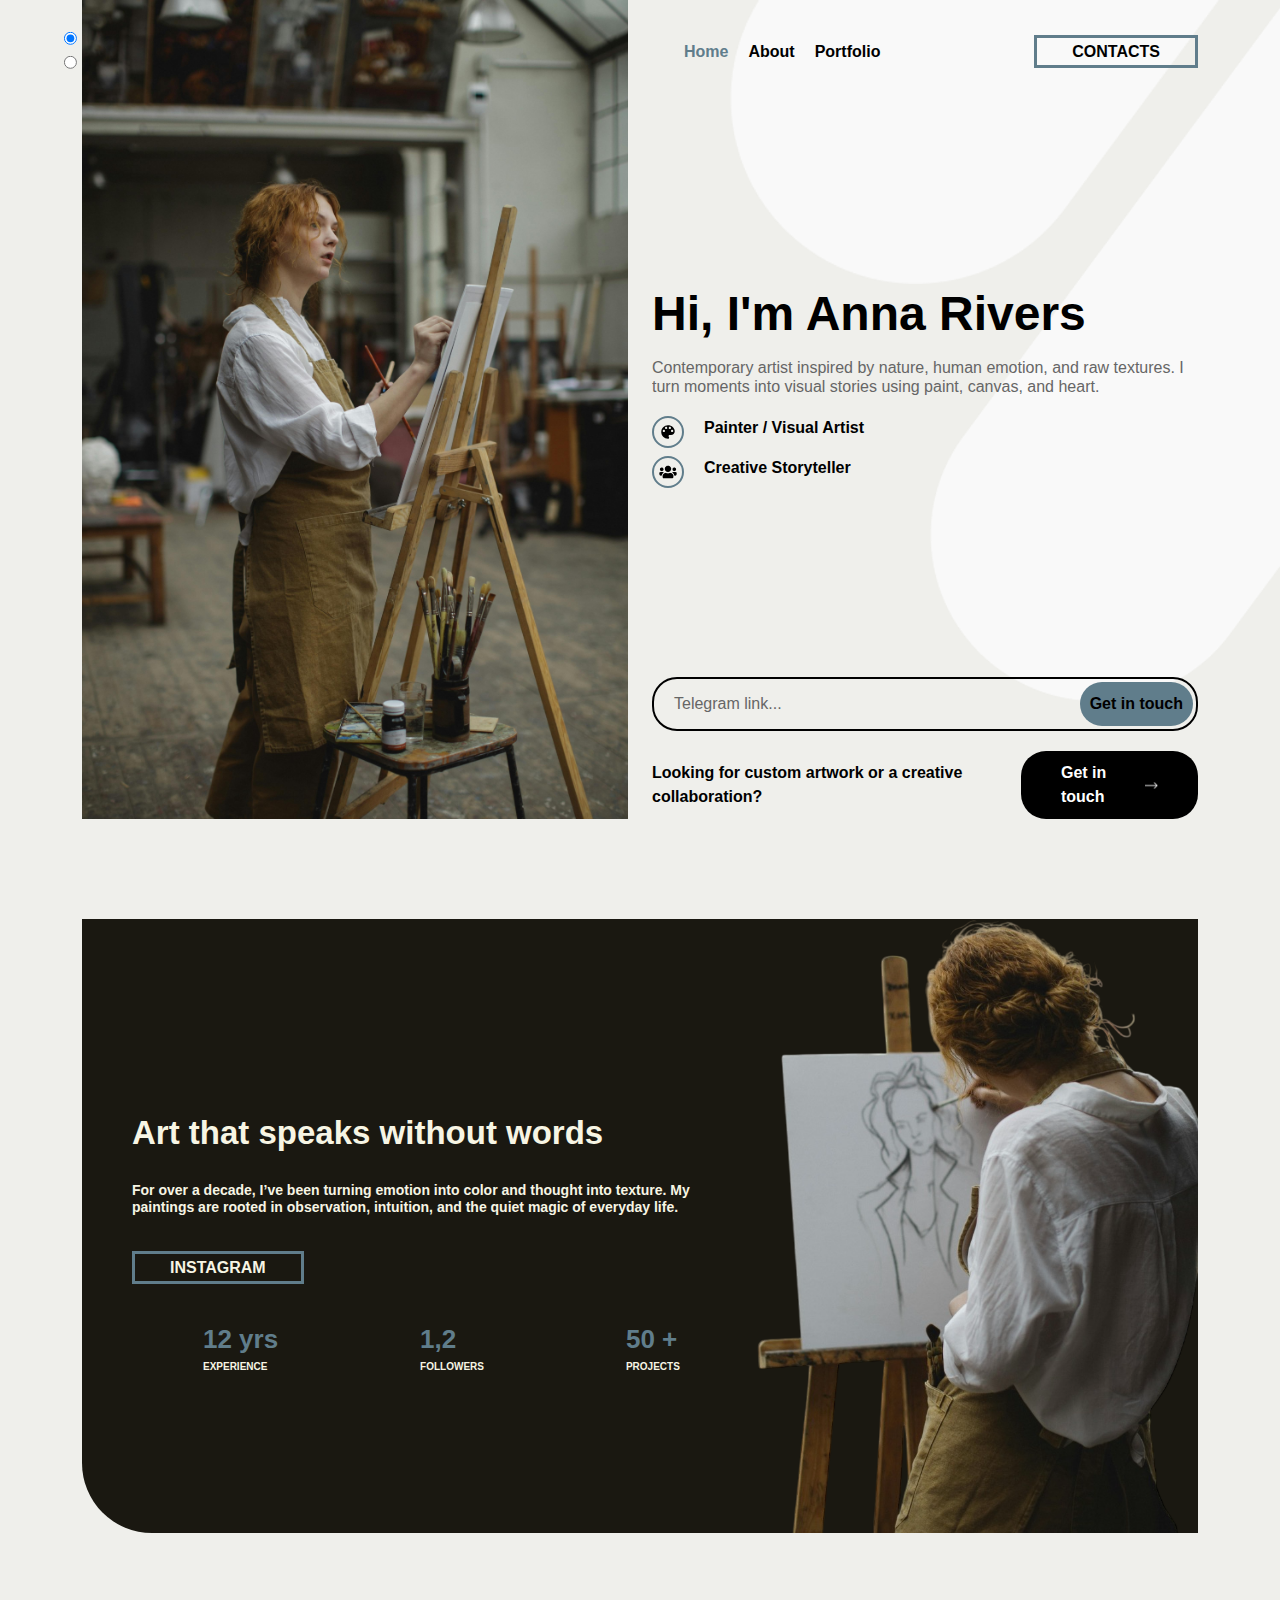
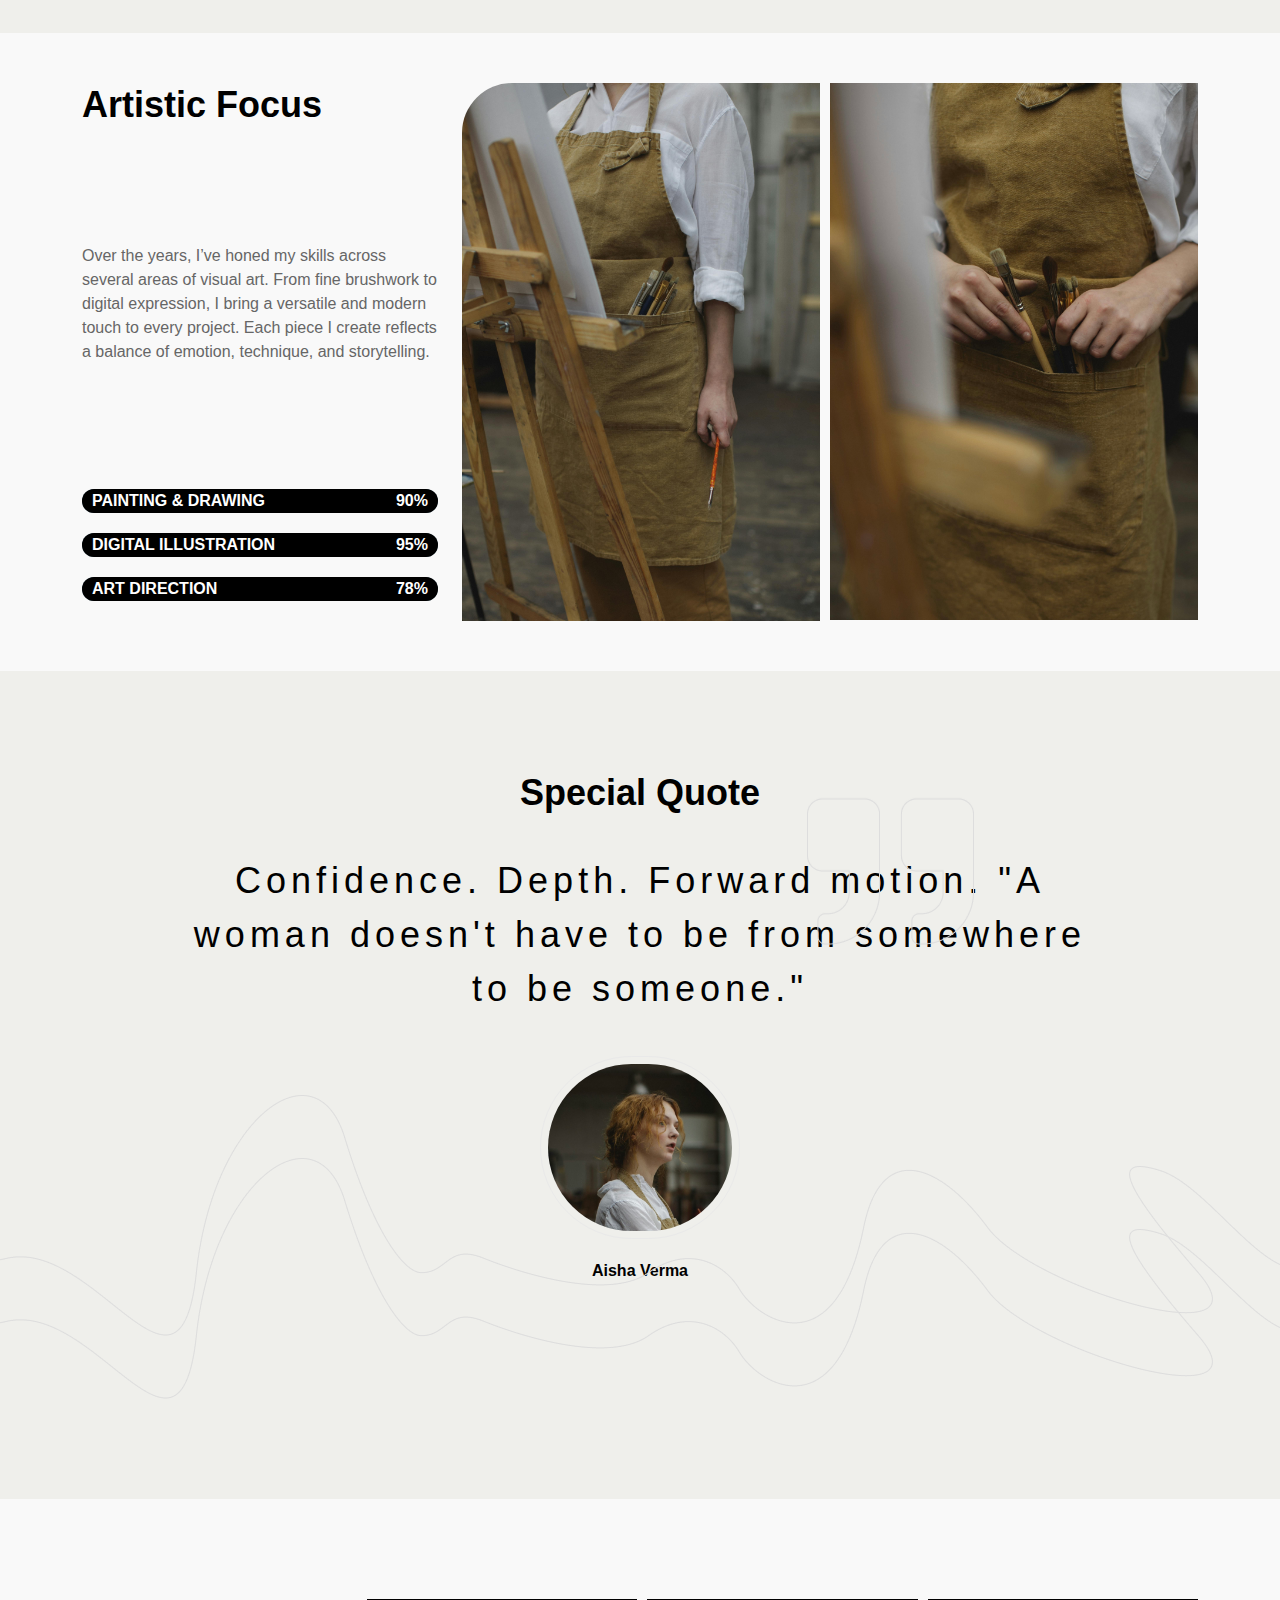
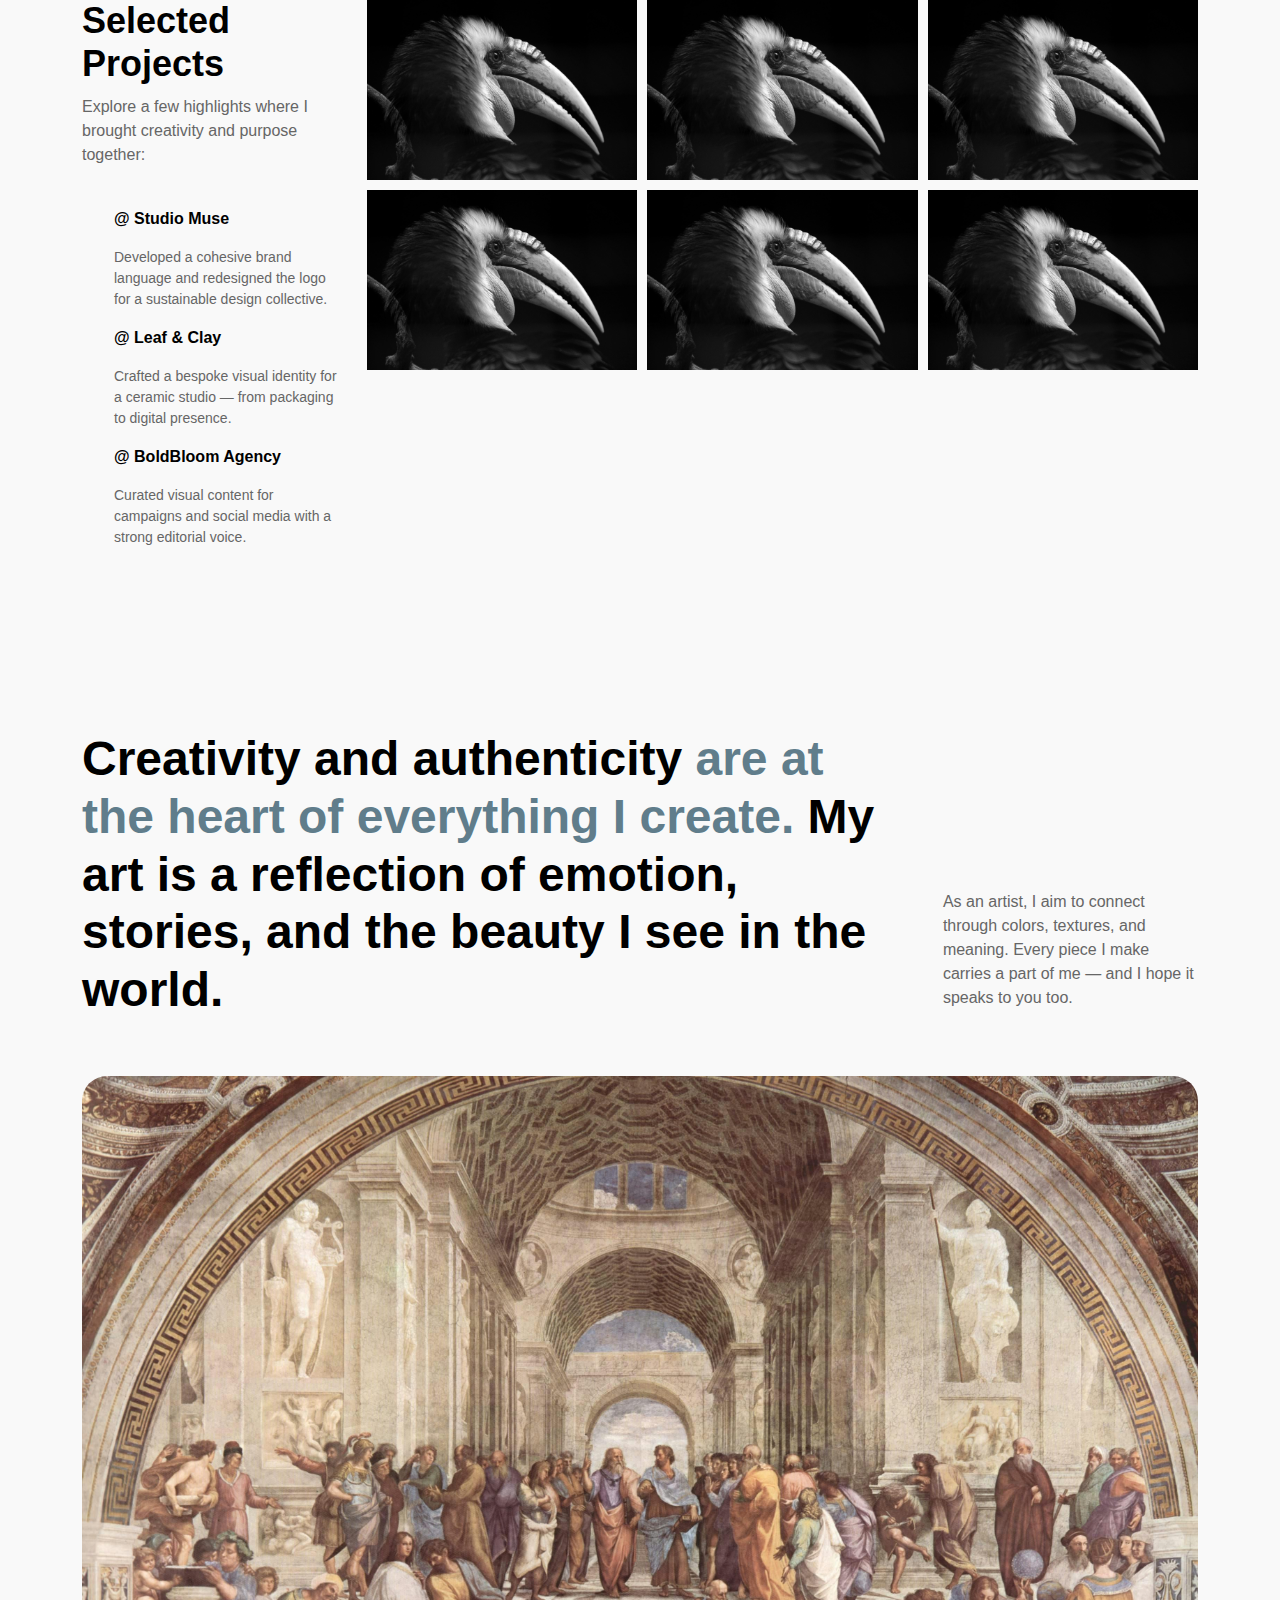
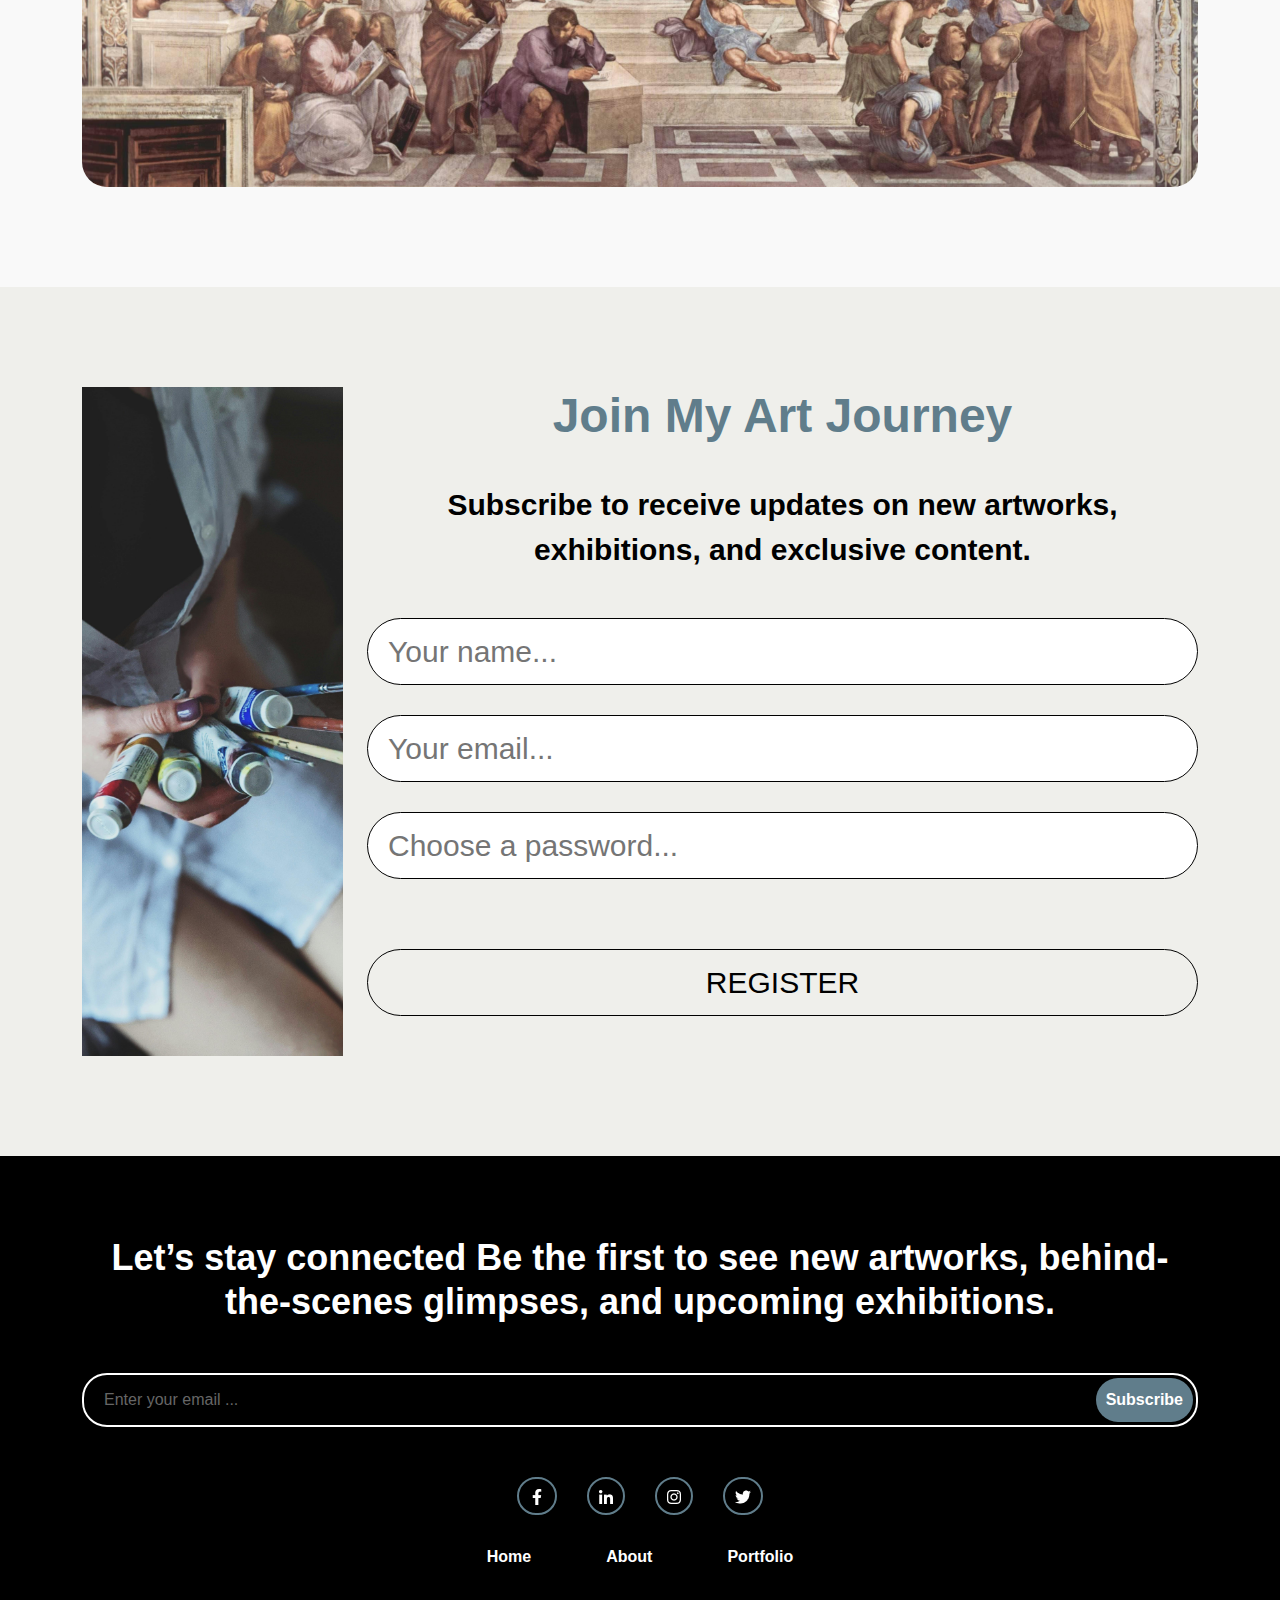
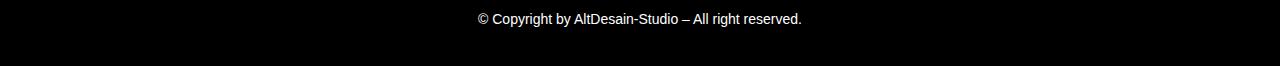
<file: index.html>
<!DOCTYPE html>
<html lang="en">

<head>
  <meta charset="UTF-8">
  <meta name="viewport" content="width=device-width, initial-scale=1.0">

  <title>PXLFrame Photographer</title>

  <link rel="stylesheet" href="css/bootstrap.min.css">
  <link rel="stylesheet" href="css/style.css">


  <link rel="stylesheet" href="fonts/OpenSans-SemiBold.ttf">
  <link rel="stylesheet" href="fonts/PlayfairDisplay-SemiBold.ttf">
  <link rel="stylesheet" href="fonts/OpenSans-Regular.ttf">
  <link rel="stylesheet" href="fonts/OoohBaby-Regular.ttf">
</head>

<body class="light">

  <section class="header-section btnParent_01">
    <div class="container">
      <div class="row">
        <div class="col-12 col-md-6">
          <div class="mainPhoto_box">
            <div class="logo_box">
              <div class="changeColor">
                <div>
                  <label>
                    <input class="themeRadio" type="radio" name="theme" value="light" checked>
                  </label>
                </div>
                <div>
                  <label>
                    <input class="themeRadio" type="radio" name="theme" value="dark">
                  </label>
                </div>
              </div>
            </div>
            <img class="mainPhoto img-fluid" src="img/mainPhoto_01.jpg" alt="photo">
          </div>
        </div>
        <div class="col-12 col-md-6">
          <div class="headerInfoWrp">
            <div class="headerMenu_box openSans">
              <div class="burger" id="burger">
                <span></span>
                <span></span>
                <span></span>
              </div>
              <ul class="headerMenuList" id="menu">
                <button class="closeBurger" id="closeBurger">X</button>
                <li class="headerMenuItem accent"><a href="#">Home</a></li>
                <li class="headerMenuItem"><a href="#">About</a></li>
                <li class="headerMenuItem"><a href="#">Portfolio</a></li>
              </ul>
              <div class="headerBtn_box uppercase">
                <a class="headerBtnContacts" href="#">Contacts</a>
              </div>
            </div>

            <div class="headerInfo_box">
              <h1 class="headerTitle playfairDisplay-SemiBold">Hi, I'm Anna Rivers</h1>
              <p class="headerText">
                Contemporary artist inspired by nature, human emotion, and raw textures.
                I turn moments into visual stories using paint, canvas, and heart.
              </p>
              <div class="headerFeaturesList_box">
                <div class="headerFeaturesItem">
                  <div class="headerIcon_box">
                    <img class="headerFeaturesIcon img-fluid" src="icon/logo.svg" alt="camera">
                  </div>
                  <p class="headerFeaturesText openSans ">Painter / Visual Artist</p>
                </div>
                <div class="headerFeaturesItem">
                  <div class="headerIcon_box">
                    <img class="headerFeaturesIcon img-fluid" src="icon/users.png" alt="camera">
                  </div>
                  <p class="headerFeaturesText openSans ">Creative Storyteller</p>
                </div>
              </div>
            </div>

            <div class="headerContactsLink_box">
              <div class="headerTelegram_box">
                <p class="telegramLinkText openSansRegular">Telegram link...</p>
                <a class="headerTelegramLinkBtn openSans" href="">Get in touch</a>
              </div>

              <div class="headerPortfolio_box  openSans">
                <p class="portfolioLinkText">Looking for custom artwork or a creative collaboration?</p>
                <div class="headerPortfolioLink">
                  <a class="headerPortfolioLinkBtn" href="">Get in touch</a>
                  <div class="headerIconArrow">
                    <img class="iconArrow img-fluid" src="icon/Arrow 1.png" alt="arrow">
                  </div>
                </div>
              </div>
            </div>
          </div>
        </div>
      </div>
    </div>
  </section>

  <section class="aboutSection beige  btnParent_02">
    <div class="aboutWrp">
      <div class="container">
        <div class="row">
          <div class="col-12">
            <div class="containerAbout">
              <div class="aboutInfo_box">
                <h2 class="aboutTitle playfairDisplay-SemiBold">
                  Art that speaks without words
                </h2>
                <p class="aboutText openSans">For over a decade, I’ve been turning emotion into color and thought into
                  texture.
                  My paintings are rooted in observation, intuition, and the quiet magic of everyday life.
                </p>
                <div class="headerBtn_box uppercase">
                  <a class="headerBtnContacts  aboutBtn openSans" href="#">Instagram</a>
                </div>
                <div class="aboutAchievementsList_box">
                  <div class="aboutAchievementsItem_box">
                    <p class="aboutAchievementsItemTitle playfairDisplay-SemiBold accent">12 yrs</p>
                    <p class="aboutAchievementsItemName uppercase openSans">EXPERIENCE</p>
                  </div>
                  <div class="aboutAchievementsItem_box">
                    <p class="aboutAchievementsItemTitle playfairDisplay-SemiBold accent">1,2</p>
                    <p class="aboutAchievementsItemName uppercase openSans">FOLLOWERS</p>
                  </div>
                  <div class="aboutAchievementsItem_box">
                    <p class="aboutAchievementsItemTitle playfairDisplay-SemiBold accent">50 +</p>
                    <p class="aboutAchievementsItemName uppercase openSans">PROJECTS</p>
                  </div>
                </div>
              </div>
              <div class="aboutPhoto_box">
                <img class="img-fluid" src="img/mainPhoto_02.png" alt="photo">
              </div>
            </div>
          </div>
        </div>
      </div>
    </div>
  </section>

  <section class="specializationSection">
    <div class="container">
      <div class="row">
        <div class="col-12 col-md-4">
          <div class="specializationInfo_box">
            <h3 class="specializationTitle playfairDisplay-SemiBold">
              Artistic Focus
            </h3>
            <p class="specializationText openSansRegular">
              Over the years, I’ve honed my skills across several areas of visual art.
              From fine brushwork to digital expression, I bring a versatile and modern touch to every project.
              Each piece I create reflects a balance of emotion, technique, and storytelling.

            </p>
            <div class="specializationList openSans">
              <div class="specializationItemBox">
                <div class="specializationItem uppercase">Painting & Drawing <span class="percent">90%</span></div>
              </div>
              <div class="specializationItemBox">
                <div class="specializationItem uppercase">Digital Illustration<span class="percent">95%</span></div>
              </div>
              <div class="specializationItemBox">
                <div class="specializationItem uppercase">Art Direction<span class="percent">78%</span></div>
              </div>
            </div>
          </div>
        </div>
        <div class="col-12 col-md-8">
          <div class="specializationImgs">
            <div class="specializationImg_box">
              <img class="specializationImg img-fluid" src="img/specialization_02.jpg" alt="photo">
            </div>
            <div class="specializationImg_box">
              <img class="img-fluid" src="img/specialization_03.jpeg" alt="photo">
            </div>
          </div>
        </div>
      </div>
    </div>
  </section>

  <section class="quoteSection">
    <div class="container">
      <div class="row">
        <div class="col-12">
          <div class="quote">
            <img class="quoteVector_03" src="icon/quote-right.png" alt="#">
            <h4 class="quoteTitle playfairDisplay-SemiBold">
              Special Quote
            </h4>
            <p class="quoteText playfairDisplay-SemiBold">
              Confidence. Depth. Forward motion.
              "A woman doesn't have to be from somewhere to be someone."
            </p>
            <div class="quoteImg_box">
              <img class="quoteImg img-fluid" src="img/smallPhoto.jpeg" alt="photo">
            </div>
            <p class="quoteName openSans">
              Aisha Verma
            </p>
          </div>
        </div>
      </div>
    </div>
    <img class="quoteVector_01" src="icon/Vector 1.png" alt="vector">
    <img class="quoteVector_02" src="icon/Vector 2.png" alt="vector">
  </section>

  <section class="projectsSection btnParent_03">
    <div class="container">
      <div class="row">
        <div class="col-12 col-md-3">
          <div class="projects">
            <h5 class="projectsTitle playfairDisplay-SemiBold">
              Selected Projects
            </h5>
            <p class="projectsSubtitle openSansRegular">
              Explore a few highlights where I brought creativity and purpose together:
            </p>
            <ul class="projectList">
              <li class="projectItem">
                <p class="projectName openSans">
                  @ Studio Muse
                </p>
                <p class="projectText openSansRegular">
                  Developed a cohesive brand language and redesigned the logo for a sustainable design collective.
                </p>
              </li>
              <li class="projectItem">
                <p class="projectName openSans">
                  @ Leaf & Clay
                </p>
                <p class="projectText openSansRegular">
                  Crafted a bespoke visual identity for a ceramic studio — from packaging to digital presence.
                </p>
              </li>
              <li class="projectItem">
                <p class="projectName openSans">
                  @ BoldBloom Agency
                </p>
                <p class="projectText openSansRegular">
                  Curated visual content for campaigns and social media with a strong editorial voice.
                </p>
              </li>
            </ul>
          </div>
        </div>
        <div class="col-12 col-md-9">
          <div class="gallery_box">
            <a class="projectLink" href="#">
              <img class="img-fluid galleryPhoto" src="img/gallery/11.jpg" alt="photo">
            </a>
            <a class="projectLink" href="#">
              <img class="img-fluid galleryPhoto" src="img/gallery/11.jpg" alt="photo">
            </a>
            <a class="projectLink" href="#">
              <img class="img-fluid galleryPhoto" src="img/gallery/11.jpg" alt="photo">
            </a>
            <a class="projectLink" href="#">
              <img class="img-fluid galleryPhoto" src="img/gallery/11.jpg" alt="photo">
            </a>
            <a class="projectLink" href="#">
              <img class="img-fluid galleryPhoto" src="img/gallery/11.jpg" alt="photo">
            </a>
            <a class="projectLink" href="#">
              <img class="img-fluid galleryPhoto" src="img/gallery/11.jpg" alt="photo">
            </a>
          </div>
        </div>
      </div>
    </div>
  </section>

  <section class="myPrincipleSection">
    <div class="container">
      <div class="row">
        <div class="col-12">
          <div class="myPrincipInfo_box">
            <h6 class="myPrincipTitle playfairDisplay-SemiBold">
              Creativity and authenticity <span>are at the heart of everything I create.</span>
              My art is a reflection of emotion, stories, and the beauty I see in the world.
            </h6>
            <p class="myPrincipText openSansRegular">
              As an artist, I aim to connect through colors, textures, and meaning.
              Every piece I make carries a part of me — and I hope it speaks to you too.
            </p>
          </div>
          <div class="principImg_box">
            <img src="img/princip.jpg" alt="photo" class="principImg img-fluid">
          </div>
        </div>
      </div>
    </div>
  </section>

  <section class="registrationFormSection">
    <div class="container">
      <div class="row">
        <div class="col-12 col-md-3">
          <div class="registrationImg_box">
            <img src="img/registrationImg.jpg" alt="photo" class="registrationImg img-fluid">
          </div>
        </div>
        <div class="col-12 col-md-9">
          <form class="form" action="/action_page.php" method="POST">
            <h6 class="registrationTitle playfairDisplay-SemiBold accent">Join My Art Journey</h6>

            <p class="registrationText playfairDisplay-SemiBold">Subscribe to receive updates on new artworks,
              exhibitions, and exclusive
              content.</p>

            <div class="inputBox openSansRegular">
              <input class="input inputName" type="text" autocomplete="username" name="username"
                placeholder="Your name..." required>
              <div class="errorMessage_box">
                <p class="errorMessage errorMessageDN errorMessageName">This field "Name" is required</p>
              </div>
            </div>

            <div class="inputBox openSansRegular">
              <input class="input inputEmail" type="email" name="email" placeholder="Your email..."
                autocomplete="username" required>
              <div class="errorMessage_box">
                <p class="errorMessage errorMessageDN errorMessageEmail">This field "Email" is required</p>
              </div>
            </div>

            <div class="inputBox openSansRegular">
              <input class="input inputPassword" type="password" name="password" placeholder="Choose a password..."
                required autocomplete="current-password">
              <div class="errorMessage_box">
                <p class="errorMessage errorMessagePassword errorMessageDN">This field "Password" is required</p>
              </div>
            </div>

            <div class="headerBtn_box uppercase formBtn_box">
              <button type="submit" class="btnForm headerBtnContacts uppercase">Register</button>
            </div>
          </form>
        </div>
      </div>
    </div>
  </section>




  <footer class="footerSection">
    <div class="container">
      <div class="row">
        <div class="col-12">
          <div class="footer_box">
            <h6 class="footerTitle playfairDisplay-SemiBold">
              Let’s stay connected
              Be the first to see new artworks, behind-the-scenes glimpses, and upcoming exhibitions.
            </h6>
            <div class="headerTelegram_box footerBtn">
              <p class="telegramLinkText headerText openSansRegular">Enter your email ...</p>
              <a class="headerTelegramLinkBtn openSans" href="">Subscribe</a>
            </div>

            <div class="footerSocial_box">
              <a class="socialLink" href="#">
                <img class="img-fluid" src="icon/header_social/facebook.png" alt="">
              </a>
              <a class="socialLink" href="#">
                <img class="img-fluid" src="icon/header_social/in.png" alt="">
              </a>
              <a class="socialLink" href="#">
                <img class="img-fluid" src="icon/header_social/instagram.png" alt="">
              </a>
              <a class="socialLink" href="#">
                <img class="img-fluid" src="icon/header_social/twiter.png" alt="">
              </a>
            </div>
            <div class="footerMenuList_box openSans">
              <ul class="footerMenuList">
                <li class="footerMenuItem">
                  <a class="footerMenuLink" href="">Home</a>
                </li>
                <li class="footerMenuItem">
                  <a class="footerMenuLink" href="">About</a>
                </li>
                <li class="footerMenuItem">
                  <a class="footerMenuLink" href="">Portfolio</a>
                </li>
              </ul>
            </div>
            <p class="copy openSansRegular">© Copyright by AltDesain-Studio – All right reserved.</p>
          </div>
        </div>
      </div>
    </div>
  </footer>



















  <script src="js/script.js"></script>
</body>

</html>
</file>
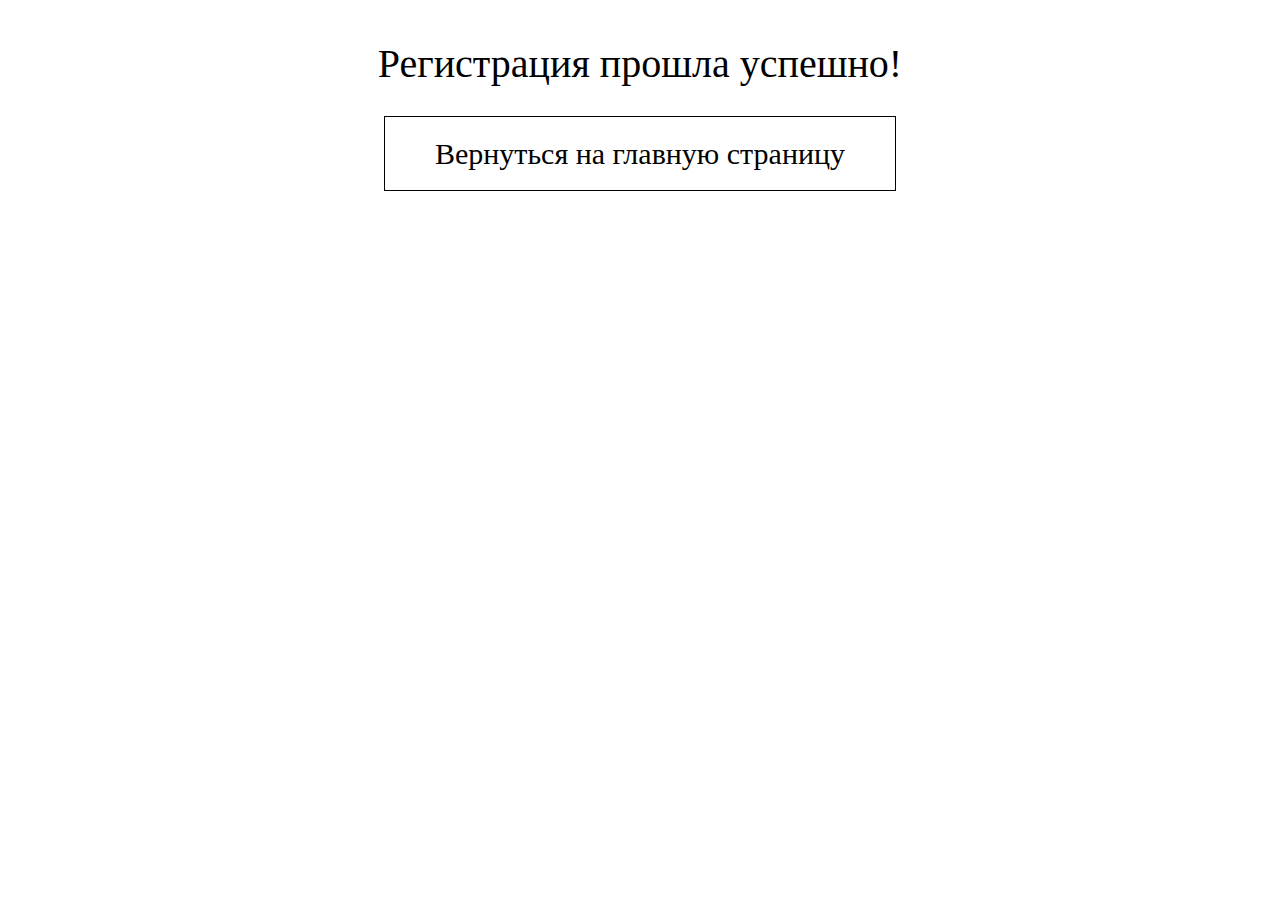
<file: welcome.html>
<!DOCTYPE html>
<html lang="en">

<head>
  <meta charset="UTF-8">
  <meta name="viewport" content="width=device-width, initial-scale=1.0">
  <title>Welcome</title>
  <link rel="stylesheet" href="css/welcome.css">
</head>

<body>
  <p class="weclomeText">Регистрация прошла успешно!</p>
  <div class="goBackBtn_box">
    <a class="goBackBtn" href="index.html">
      Вернуться на главную страницу
    </a>
  </div>
</body>

</html>
</file>
<file: css/welcome.css>
body {
  background-color: #fff;
  text-align: center;
}

.weclomeText {
  font-size: 40px;
  margin-bottom: 50px;
}

.goBackBtn {
  text-decoration: none;
  border: 1px solid #000;
  padding: 20px 50px;
  font-size: 30px;
  color: #000;
}

.goBackBtn:hover {
  background-color: #000;
}
</file>
<file: css/style.css>
/* CSS Reset */
* {
  margin: 0;
  padding: 0;
  box-sizing: border-box;
}

html,
body {
  height: 5000px;
  font-family: sans-serif;
}

body.dark {
  background-color: #3d5059;
  color: #9ac4d8;
}

body.light {
  background-color: rgb(239, 239, 235);
  color: black;
}

.changeColor {
  margin: 50px 0;
}

html {
  scroll-behavior: smooth;
}

ul,
ol {
  list-style: none;
}

a {
  text-decoration: none;
  color: inherit;
}

button {
  border: none;
  background: none;
  font: inherit;
  cursor: pointer;
}


/* ++++++++++++++++++++++++++++++++++++++++ */

.accent {
  color: #607d8b;
}

.accentBg {
  background: linear-gradient(to right, #3C5A4B, #5E8D76, #3C5A4B);
}

.beige {
  color: #F7F5E4;
}

.beigeBg {
  background-color: #F7F5E4;
}

.greenBg {
  background-color: #3C5A4B;
}

.uppercase {
  text-transform: uppercase;
}

/* +++++++++++++++fonts++++++++++++++++ */

.playfairDisplay-SemiBold {
  font-family: "PlayfairDisplay-SemiBold", sans-serif;
  font-optical-sizing: auto;
  font-weight: bold;
  font-style: normal;
}

.openSans {
  font-family: 'OpenSans-SemiBold', sans-serif;
  font-optical-sizing: auto;
  font-weight: bold;
  font-style: normal;
}

.openSansRegular {
  font-family: 'OpenSans-Regular', sans-serif;
  font-optical-sizing: auto;
  font-weight: 500;
  font-style: normal;
}

.OoohBaby {
  font-family: 'OoohBaby-Regular', sans-serif;
  font-optical-sizing: auto;
  font-weight: auto;
  font-style: italic;
}

/* _______________header______________________ */
.header-section {
  background-image: url(../icon/headerLogo_02.png), url(../icon/headerLogo_01.png);
  background-position: top right, top right;
  background-repeat: no-repeat;
  background-size: 550px auto, 350px auto;
}

.headerInfoWrp {
  position: relative;
  display: flex;
  flex-direction: column;
  flex-wrap: nowrap;
  justify-content: space-between;
  height: 100%;
}

.header-section {
  margin-bottom: 100px;
}


.headerMenu_box {
  font-size: 16px;
  display: flex;
  flex-wrap: wrap;
  align-items: baseline;
  justify-content: space-between;
  margin-bottom: 20px;
}

.headerMenuList {
  margin-top: 13px;
  display: flex;
  flex-wrap: wrap;
  gap: 20px;
}

.headerBtn_box {
  margin: 40px 0;
}

.headerIcon_box {
  width: 32px;
}

.headerBtnContacts {
  border: 3px solid #607d8b;
  padding: 5px 35px;
  transition: background 0.5s ease;
}

.mainPhoto_box {
  position: relative;
}

.logo_box {
  position: absolute;
  left: 0;
  top: 0;
  transform: translate(-139%, -15%);
}

.headerMenuList a {
  position: relative;
  text-decoration: none;
  padding: 5px 0;
  display: inline-block;
}

.headerMenuList a::after {
  content: "";
  position: absolute;
  left: 0;
  bottom: 0;
  width: 100%;
  height: 2px;
  background: #607D8B;
  /* подчёркивание — твой акцентный цвет */
  transform: scaleX(0);
  transform-origin: left;
  transition: transform 0.3s ease;
}

.headerMenuList a:hover::after {
  transform: scaleX(1);
}

.headerFeaturesList_box {
  margin-bottom: 20px;
}

.headerFeaturesItem {
  display: flex;
  flex-wrap: wrap;
  gap: 20px;
}

.headerTitle {
  font-size: 48px;
  margin-bottom: 15px;
}

.headerText {
  font-size: 16px;
  color: #666666;
  margin-bottom: 20px;
  max-height: calc(1em * 3.4);
  /* 2 строки, с запасом */
  overflow-y: auto;
  line-height: 1.2em;
}

.headerFeaturesText {
  font-size: 16px;
}

.headerFeaturesIcon {
  border: 2px solid #607d8b;
  padding: 5px;
  border-radius: 20px;
}

.headerTelegram_box {
  border: 2px solid #000;
  border-radius: 25px;
  display: flex;
  flex-wrap: wrap;
  justify-content: space-between;
  align-items: center;
  padding: 3px 3px 3px 20px;
  margin-bottom: 20px;
}

.telegramLinkText {
  color: #666666;
  font-size: 16px;
  margin: 0;
}

.headerTelegramLinkBtn {
  font-size: 16px;
  background-color: #607d8b;
  border-radius: 25px;
  padding: 10px 10px;
}

.headerPortfolio_box {
  font-size: 16px;
}

.headerPortfolioLink {
  color: #fff;
  background-color: #000;
  border-radius: 25px;
  padding: 10px 40px;
}


.headerPortfolio_box,
.headerPortfolioLink {
  display: flex;
  flex-wrap: no-wrap;
  justify-content: space-between;
  gap: 5px;
  align-items: center;
}

.portfolioLinkText {
  margin: 0px;
}

/* ______________burger_____________ */
/* Бургер и его полоски */
.burger {
  width: 60px;
  height: 20px;
  display: none;
  flex-direction: column;
  justify-content: space-between;
  cursor: pointer;
  z-index: 10;
  margin-top: 30px;
}

.burger span {
  display: block;
  height: 3px;
  background-color: #607d8b;
  border-radius: 2px;
  transition: 0.3s;
}

.closeBurger {
  display: none;
}

.headerMenuList.active+.closeBurger {
  display: block;
}

/* ___________about______________ */

.aboutSection {
  margin-bottom: 100px;
}

.containerAbout {
  background-color: #1a1811;
  border-bottom-left-radius: 70px;
  display: grid;
  grid-template-columns: auto auto;
  justify-items: stretch;
  align-items: center;
}


.aboutAchievementsList_box {
  display: flex;
  flex-wrap: wrap;
  justify-content: space-around;
}

.aboutTitle {
  font-size: 33px;
  margin: 50px 0 30px 0;
  width: 80%;
}

.aboutText,
.aboutAchievementsItemName {
  font-size: 10px;
}

.aboutText {
  font-size: 14px;
  max-height: calc(1em * 3.4);
  /* 2 строки, с запасом */
  overflow-y: auto;
  line-height: 1.2em;
}

.aboutAchievementsItemTitle {
  font-size: 26px;
  margin: 0;
}

.aboutAchievementsList_box {
  margin-top: 20px;
}

.aboutInfo_box {
  padding-left: 50px;
}

.aboutPhoto_box {
  text-align: end;
}

/* ____________________specialisition___________ */

.specializationSection {
  background-color: #F9F9F9;
  padding: 50px 0;
}

.specializationImg {
  border-top-left-radius: 50px;
}

.specializationInfo_box {
  display: flex;
  flex-wrap: wrap;
  justify-content: space-between;
  flex-direction: column;
  height: 100%;
}

.specializationList {
  color: #fff;
}

.specializationText {
  color: #666666;
}

.specializationItemBox {
  background-color: #607d8b;
  border-radius: 25px;
  margin-bottom: 20px;
}

.specializationItem {
  display: flex;
  flex-wrap: wrap;
  justify-content: space-between;
  padding: 0 10px;
  background-color: #000;
  border-radius: 25px;
}

.specializationImgs {
  display: flex;
  flex-wrap: no-wrap;
  gap: 10px;
}

.specializationTitle {
  font-size: 36px;
}

/* ____________quoteSection_______________ */

.quoteSection {
  margin-bottom: 100px;
  text-align: center;
  padding: 100px 0;
  position: relative;
  overflow: hidden;
}

.quote {
  width: 80%;
  margin: 0 auto;
}

.quoteVector_01,
.quoteVector_03,
.quoteVector_02 {
  position: absolute;
}

.quoteVector_03 {
  transform: translate(100%, 70%);
  top: 0;
}

.quoteVector_02 {
  transform: translate(-50%, 0%);
  bottom: 0;
}

.quoteVector_01 {
  transform: translate(-50%, -10%);
  bottom: 0;
}

.quoteText,
.quoteTitle {
  font-size: 36px;
  margin-bottom: 40px;
}

.quoteText {
  letter-spacing: 5px;
  font-weight: 300;
}

.quoteName {
  font-size: 16px;
}

.quoteImg {
  border-radius: 100px;
  padding: 7px;
  border: 1px solid #E9E9E9;
  margin-bottom: 20px;
  width: 200px;
  height: auto;
}

/* ____________projects___________ */
.projectsSection {
  background-color: #F9F9F9;
  padding: 100px 0;
}

.projects {
  display: flex;
  flex-direction: column;
  justify-content: space-between;
  height: 100%;
}

.projectsTitle {
  font-size: 36px;
  margin-bottom: 10px;
}

.projectsSubtitle {
  color: #666666;
  font-size: 16px;
  margin-bottom: 40px;
}

.projectName {
  font-size: 16px;
}

.projectText {
  font-size: 14px;
  color: #666666;
}

.gallery_box {
  display: grid;
  grid-template-columns: auto auto auto;
  grid-template-rows: auto auto;
  gap: 10px;
}

.galleryPhoto {
  filter: grayscale(100%);
  transition: filter 0.5s ease;
  width: 100%;
  height: 100%;
  object-fit: cover;
}

.galleryPhoto:hover {
  filter: grayscale(0%);
}

/* __________myPrincipleSection______ */

.myPrincipleSection {
  background-color: #F9F9F9;
  padding: 50px 0 100px 0;
}

.principImg {
  border-radius: 25px;
}

.myPrincipTitle {
  font-size: 48px;
}

.myPrincipText {
  font-size: 16px;
  color: #666666;
  margin-top: auto;
}

.myPrincipTitle>span {
  color: #607d8b;
}

.myPrincipInfo_box {
  display: flex;
  flex-wrap: nowrap;
  gap: 60px;
  justify-content: space-between;
  margin-bottom: 50px;
}

/* ___________registrationForm___________ */

.registrationFormSection {
  padding: 100px 0;
}

.registrationTitle {
  font-size: 48px;
}

.btnForm,
.registrationText {
  font-size: 30px;
}

.form {
  display: flex;
  flex-direction: column;
  flex-wrap: wrap;
  gap: 30px;
  text-align: center;
}

.inputBox {
  font-size: 30px;
  display: flex;
  flex-direction: row;
  align-items: center;
  position: relative;
}

.input,
.btnForm {
  border: 1px solid #000;
  padding: 10px 20px;
  width: 100%;
  border-radius: 50px;
}

.iconForm_box {
  width: 30px;
  height: auto;
}

.formBtn_box {
  text-align: center;
}

.registrationImg_box {
  width: 100%;
  height: 100%;
  position: relative;
  overflow: hidden;
}

.registrationImg_box img {
  width: 100%;
  height: 100%;
  object-fit: cover;
  display: block;
}

.errorMessage {
  position: absolute;
  top: 0;
  color: hsl(0, 96%, 49%);
  font-size: 22px;
  right: 0;
  transform: translate(-10%, -100%);
}

.errorMessageDN {
  opacity: 0;
  transition: opacity 0.4s ease;
}

.errorMessageActive {
  opacity: 1;
}


/* ___________footerSection___________ */
.footerSection {
  text-align: center;
  background-color: #000;
  color: #FFFFFF;
  padding: 80px 0 20px 0;
}

.footerBtn {
  border: 2px solid #fff;
  margin-bottom: 50px;
}

.footerTitle {
  font-size: 36px;
  margin-bottom: 50px;
}

.footerSocial_box {
  display: flex;
  gap: 30px;
  justify-content: center;
  margin-bottom: 30px;
}

.socialLink {
  border: 2px solid #607d8b;
  border-radius: 25px;
  padding: 5px 10px;
}

.footerMenuList {
  font-size: 16px;
  display: flex;
  flex-wrap: wrap;
  gap: 75px;
  margin-bottom: 40px;
  justify-content: center;
  padding: 0;
}

.copy {
  font-size: 14px;
}

/* ______________adapt______________________ */
@media (max-width: 1200px) {
  .myPrincipTitle {
    font-size: 33px;
  }

  .projectList {
    padding: 0;
  }

  .gallery_box {
    grid-template-columns: auto auto;
    grid-template-rows: auto auto auto;
  }

  .containerAbout {
    grid-template-columns: auto;
  }

  .aboutAchievementsList_box {
    justify-content: space-around;
  }

  .headerBtn_box {
    margin-top: 50px;
  }
}

@media (max-width: 990px) {

  .myPrincipTitle {
    font-size: 30px;
  }

  .headerBtnContacts {
    display: none;
  }

  .headerPortfolioLink {
    padding: 10px 110px;
  }

  .headerPortfolio_box {
    display: none;
  }

  .headerTitle {
    font-size: 29px;
    margin-bottom: 9px;
  }

  .headerText {
    font-size: 12px;
    color: #666666;
    margin-bottom: 20px;
  }

  .headerTelegram_box {
    margin-bottom: 10px;
  }

  .headerTelegramLinkBtn {
    font-size: 14px;
    padding: 5px 5px;
  }

  .telegramLinkText {
    font-size: 14px;
    margin-left: 20px;
  }

  .specializationTitle {
    font-size: 24px;
  }

  .specializationText {
    font-size: 14px;
  }

  .specializationItemBox {
    font-size: 13px;
  }
}

@media (max-width: 767px) {
  .myPrincipTitle {
    font-size: 28px;
  }

  .footerTitle {
    font-size: 30px;
  }

  .quoteText,
  .quoteTitle {
    font-size: 28px;
  }

  .aboutInfo_box {
    padding: 10px 50px 0 50px;
  }

  .headerText {
    font-size: 16px;
    margin: 14px 0 14px 20px;
  }

  .headerTitle {
    font-size: 44px;
    margin-bottom: 15px;
  }

  .headerTelegram_box {
    margin-bottom: 28px;
  }

  .headerPortfolio_box {
    display: flex;
    justify-content: center;
    flex-direction: row;
    gap: 15px;
    flex-wrap: wrap;
  }

  .itemHome {
    color: #000;
  }

  .headerBtnContacts {
    display: flex;
    justify-content: center;
  }

  .closeBurger {
    border-radius: 53px;
    display: block;
    position: absolute;
    top: 0;
    right: 0;
    font-size: 20px;
    transform: translate(-10%, 10%);
    padding: 0px 10px;
    background: none;
    border: none;
    cursor: pointer;
    color: #000;
    font-size: 26px;
    background: #fff;
  }

  .headerMenuList {
    font-size: 26px;
    margin-top: 0;
    position: fixed;
    top: 0;
    background: #607D8B;
    flex-direction: column;
    padding: 53px 0 0 0;
    border-radius: 0 20px 20px 0px;
    display: flex;
    width: 100%;
    text-align: center;
    height: 100%;
    transform: translate(-100%, 0px);
    transition: all 0.3s ease-in-out;
    width: 50vw;
    left: 0;
  }

  .headerMenuList.active {
    transform: translate(0, 0);
  }

  .burger {
    display: flex;
  }

  .mainPhoto_box {
    display: none;
  }

  .headerMenu_box {
    justify-content: space-between;
  }

  .headerPortfolioLink {
    padding: 10px 115px;
  }

  .headerMenu_box {
    margin-bottom: 60px;
  }
}

@media (max-width: 600px) {
  .myPrincipTitle {
    font-size: 25px;
  }

  .myPrincipInfo_box {
    gap: 5px;
  }

  .myPrincipText {
    font-size: 14px;
  }
}

@media (max-width: 500px) {
  .headerTelegram_box {
    padding: 3px 3px 3px 3px;
  }
}

@media (max-width: 431px) {
  .myPrincipTitle {
    font-size: 23px;
  }

  .myPrincipText {
    font-size: 10px;
  }

  .headerTelegram_box {
    padding: 3px 3px 3px 3px;
  }

  .footerTitle {
    font-size: 26px;
  }

  .quoteVector_03 {
    transform: translate(50%, 70%);
  }

  .quoteText,
  .quoteTitle {
    font-size: 20px;
  }

  .headerBtn_box {
    padding: 9px 27px;
  }

  .burger {
    width: 43px;
    margin-top: 45px;
  }

  .headerMenu_box {
    margin-bottom: 30px;
  }

  .headerTitle {
    font-size: 55px;
  }
}
</file>
